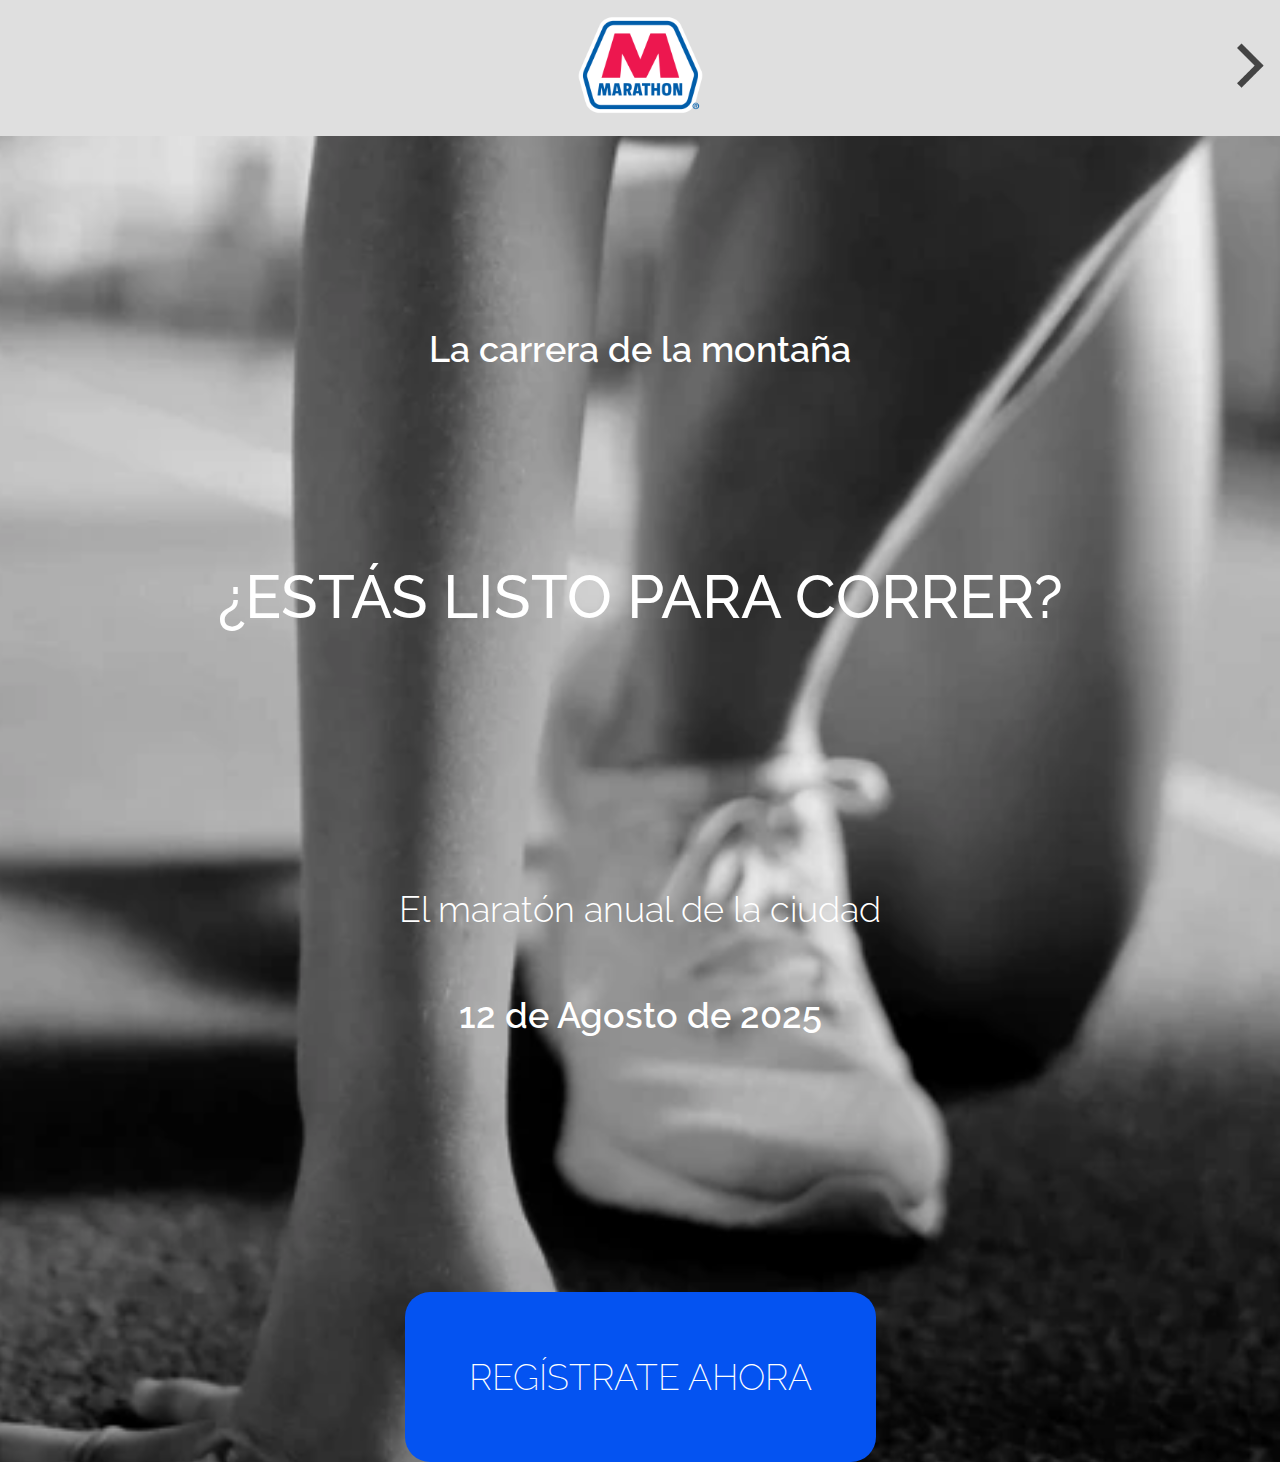
<file: index.html>
<!DOCTYPE html>
<html lang="en">

<head>
    <meta charset="UTF-8">
    <meta name="viewport" content="width=device-width, initial-scale=1.0">
    <title>Trabajo RWD</title>
    <link rel="preconnect" href="https://fonts.googleapis.com">
    <link rel="preconnect" href="https://fonts.gstatic.com" crossorigin>
    <link href="https://fonts.googleapis.com/css2?family=Raleway:ital,wght@0,100..900;1,100..900&display=swap"
        rel="stylesheet">
    <link rel="stylesheet" href="style.css" type="text/css">
</head>

<body>
    <header>
        <a class="anterior_pagina" href=""><img src="fotos/anterior_pagina.png" alt="Anterior"></a>
        <div class="logo_central">
            <img src="fotos/logo.png" alt="Logo Central">
        </div>
        <a class="siguiente_pagina" href="cordones.html"><img src="fotos/siguiente_pagina.png" alt="Siguiente"></a>
    </header>
    <main>
    <p class="carrera_montaña">
        La carrera de la montaña
    </p>

    <h1>
        ¿ESTÁS LISTO PARA CORRER?
    </h1>
    <p class="maraton">
        El maratón anual de la ciudad
    </p>
    <p class="fecha">
        12 de Agosto de 2025
    </p>
    <div class=registrate2>
        <a class="registrate">REGÍSTRATE AHORA</a>
    </div>
    </main>
</body>

</html>
</file>
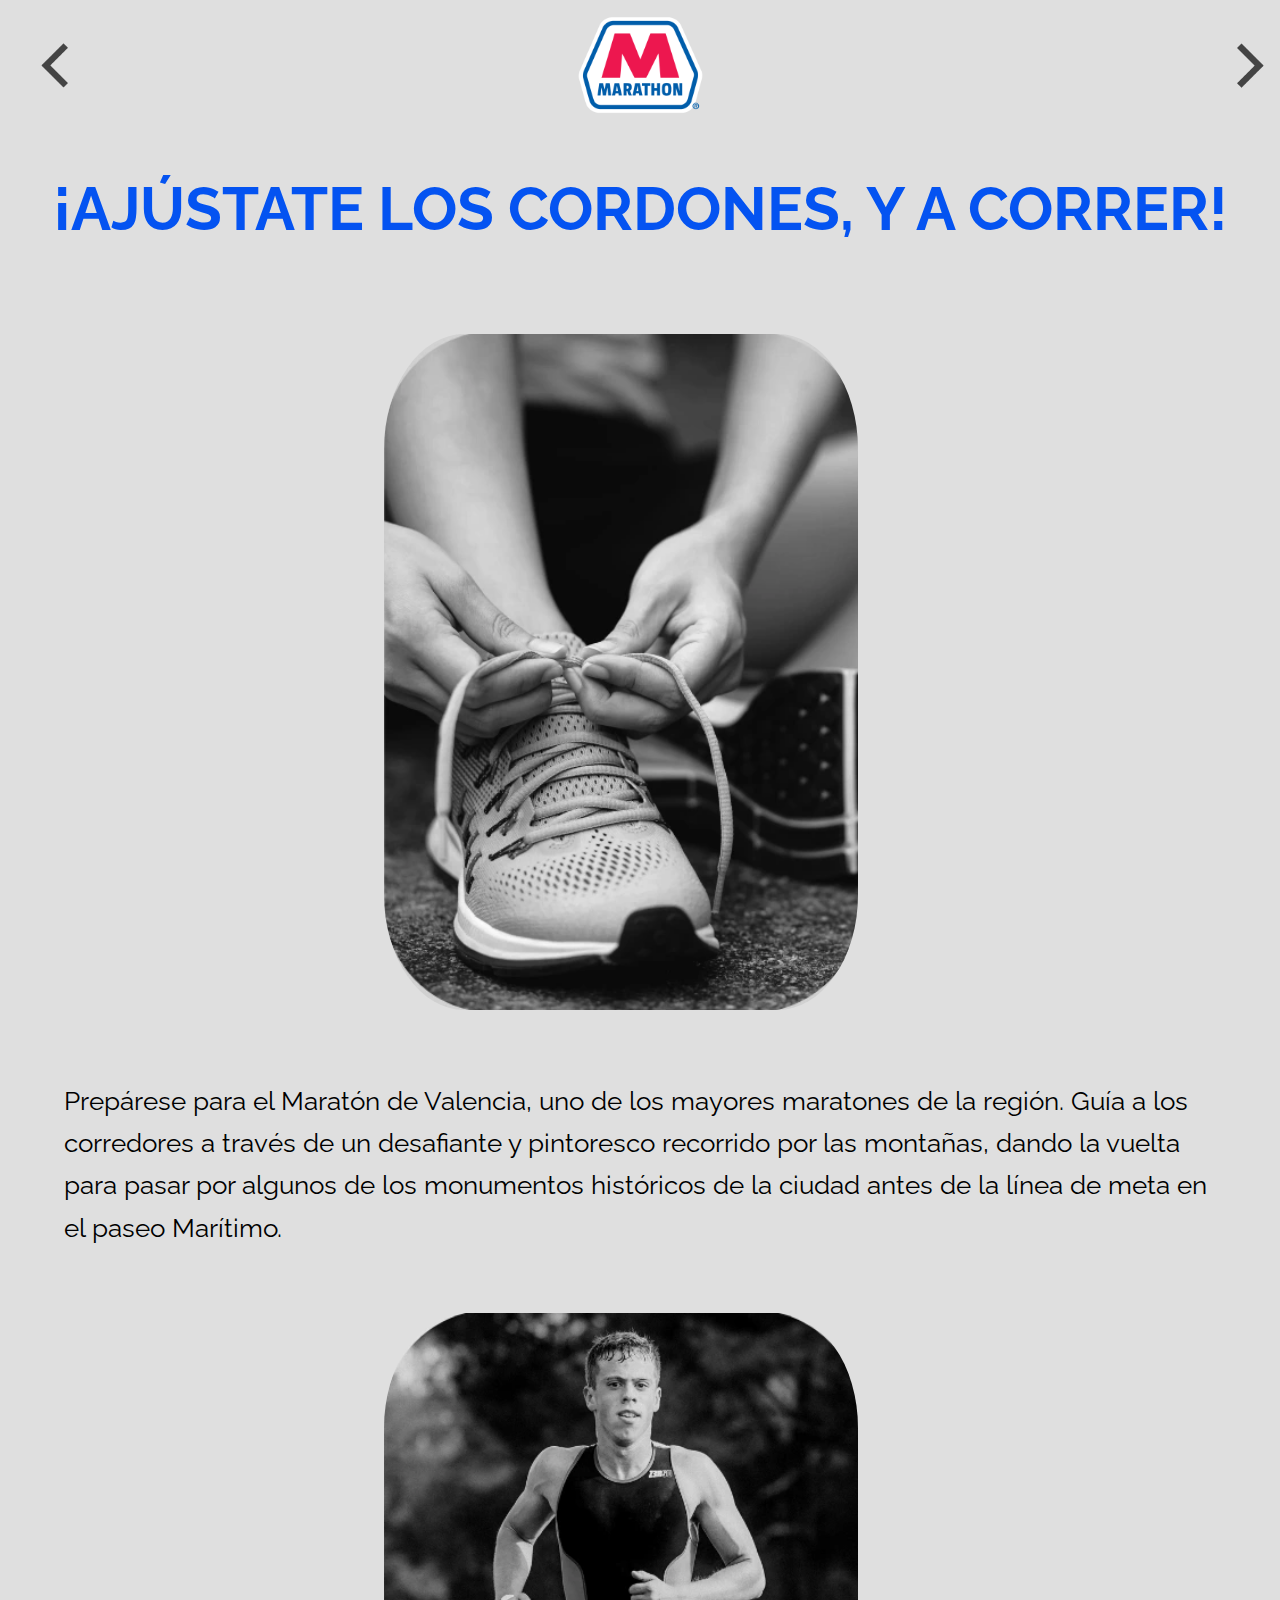
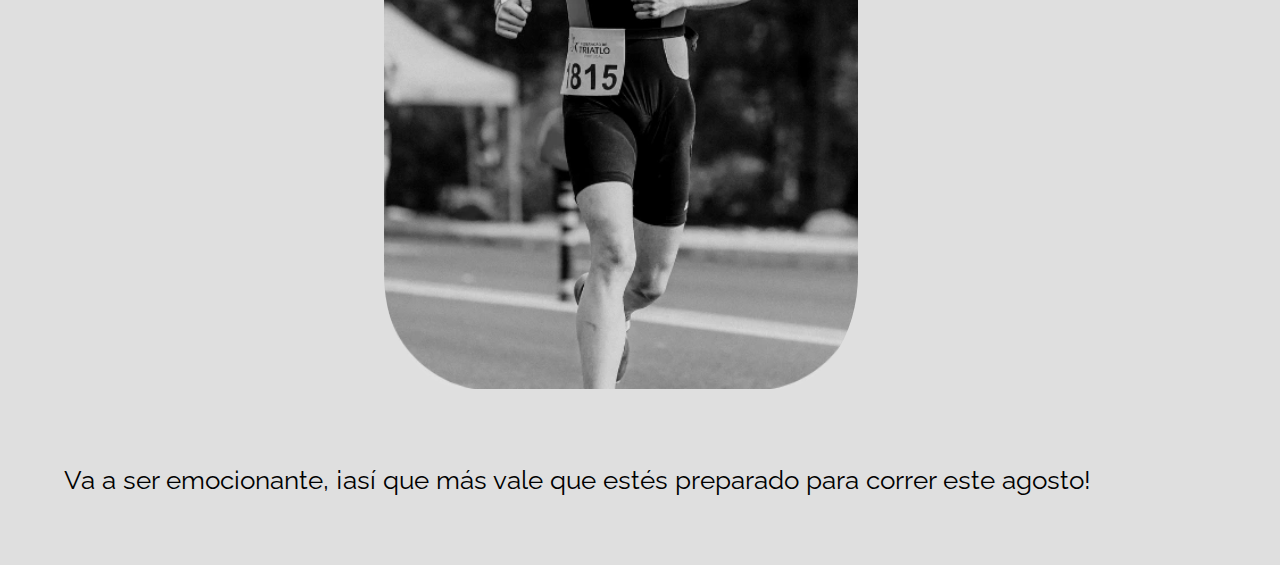
<file: cordones.html>
<!DOCTYPE html>
<html lang="en">

<head>
    <meta charset="UTF-8">
    <meta name="viewport" content="width=device-width, initial-scale=1.0">
    <title>Trabajo RWD</title>
    <link rel="preconnect" href="https://fonts.googleapis.com">
    <link rel="preconnect" href="https://fonts.gstatic.com" crossorigin>
    <link href="https://fonts.googleapis.com/css2?family=Raleway:ital,wght@0,100..900;1,100..900&display=swap"
        rel="stylesheet">
    <link href="cordones.css" rel="stylesheet" type="text/css">
</head>

<body>
    <header>
        <a class="anterior_pagina" href="index.html"><img src="fotos/anterior_pagina.png" alt="Anterior"></a>
        <div class="logo_central">
            <img src="fotos/logo.png" alt="Logo Central">
        </div>
        <a class="siguiente_pagina" href="pagina_3.html"><img src="fotos/siguiente_pagina.png" alt="Siguiente"></a>
    </header>
    <main>
        <h1>
            ¡AJÚSTATE LOS CORDONES, Y A CORRER!
        </h1>


        <img src="fotos/foto2.webp">


        <p>
            Prepárese para el Maratón de
            Valencia, uno de los mayores
            maratones de la región. Guía a los
            corredores a través de un desafiante
            y pintoresco recorrido por las
            montañas, dando la vuelta para pasar
            por algunos de los monumentos
            históricos de la ciudad antes de la
            línea de meta en el paseo Marítimo.
        </p>
            <img src="fotos/foto3.webp">


            <p>
                Va a ser emocionante, ¡así que más
                vale que estés preparado para correr
                este agosto!
            </p>
    </main>
    <footer>
        
    </footer>
</body>

</html>
</file>
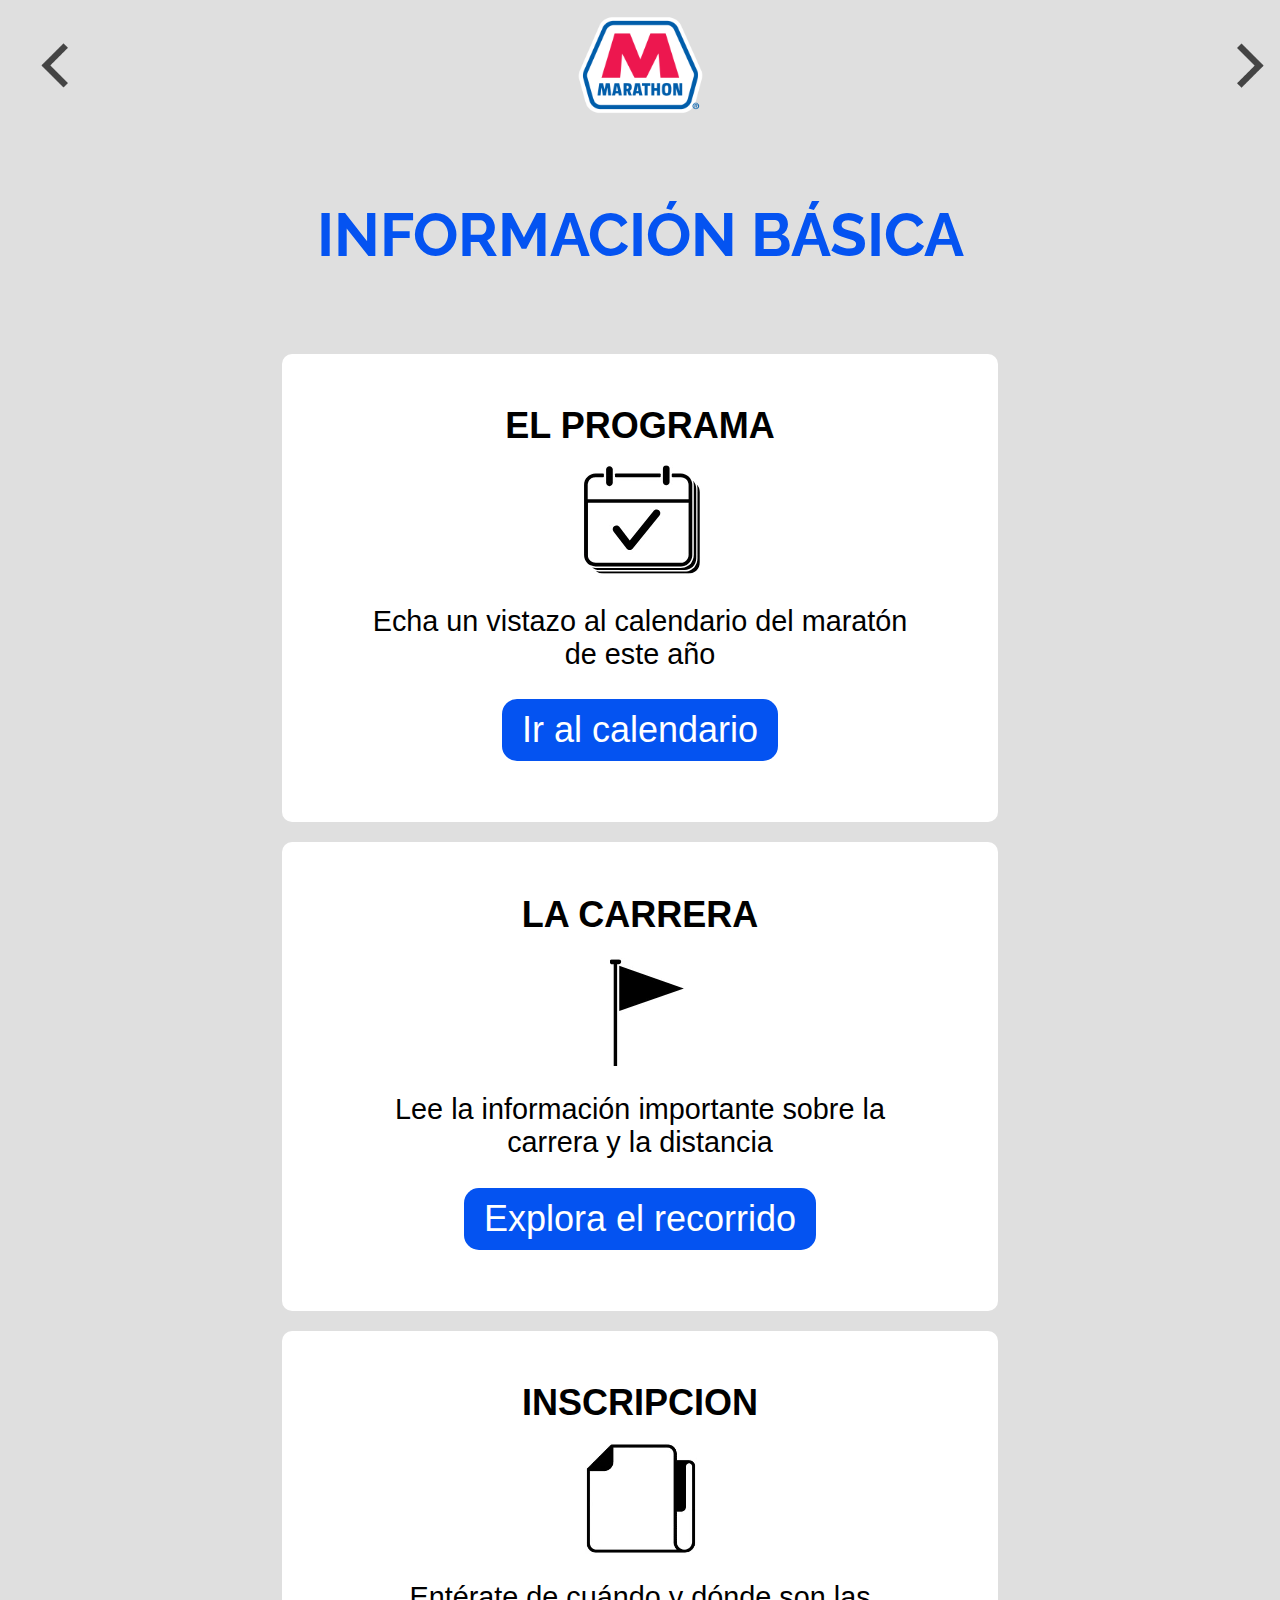
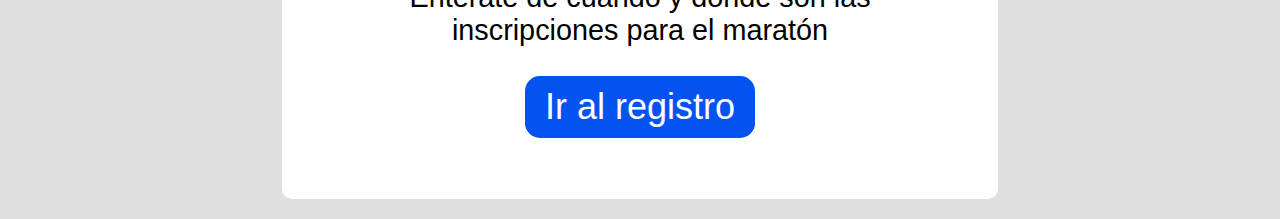
<file: pagina_3.html>
<!DOCTYPE html>
<html lang="en">

<head>
    <meta charset="UTF-8">
    <meta name="viewport" content="width=device-width, initial-scale=1.0">
    <title>Trabajo RWD</title>
    <link rel="preconnect" href="https://fonts.googleapis.com">
    <link rel="preconnect" href="https://fonts.gstatic.com" crossorigin>
    <link href="https://fonts.googleapis.com/css2?family=Raleway:ital,wght@0,100..900;1,100..900&display=swap"
        rel="stylesheet">
    <link href="pagina_3.css" rel="stylesheet" type="text/css">
</head>

<body>
    <header>
        <a class="anterior_pagina" href="cordones.html"><img src="fotos/anterior_pagina.png" alt="Anterior"></a>
        <div class="logo_central">
            <img src="fotos/logo.png" alt="Logo Central">
        </div>
        <a class="siguiente_pagina" href="pagina_4.html"><img src="fotos/siguiente_pagina.png" alt="Siguiente"></a>
    </header>
    <main>
        <h1>
            INFORMACIÓN BÁSICA
        </h1>
        <div class="grid-container">
            <div class="cuadrado">
                <h3>EL PROGRAMA</h3>
                <img src="fotos/foto4.webp" alt="Calendario">
                <p>Echa un vistazo al calendario
                    del maratón de este año</p>
                <a href="#" class="relleno">Ir al calendario</a>
            </div>

            <div class="cuadrado">
                <h3>LA CARRERA</h3>
                <img src="fotos/foto5.webp" alt="Bandera">
                <p>Lee la información importante
                    sobre la carrera y la distancia</p>
                <a href="#" class="relleno">Explora el recorrido</a>
            </div>

            <div class="cuadrado">
                <h3>INSCRIPCION</h3>
                <img src="fotos/foto6.webp" alt="Archivos">
                <p>Entérate de cuándo y dónde son
                    las inscripciones para el maratón</p>
                <a href="#" class="relleno">Ir al registro</a>
            </div>
        </div>

    </main>
</body>

</html>
</file>
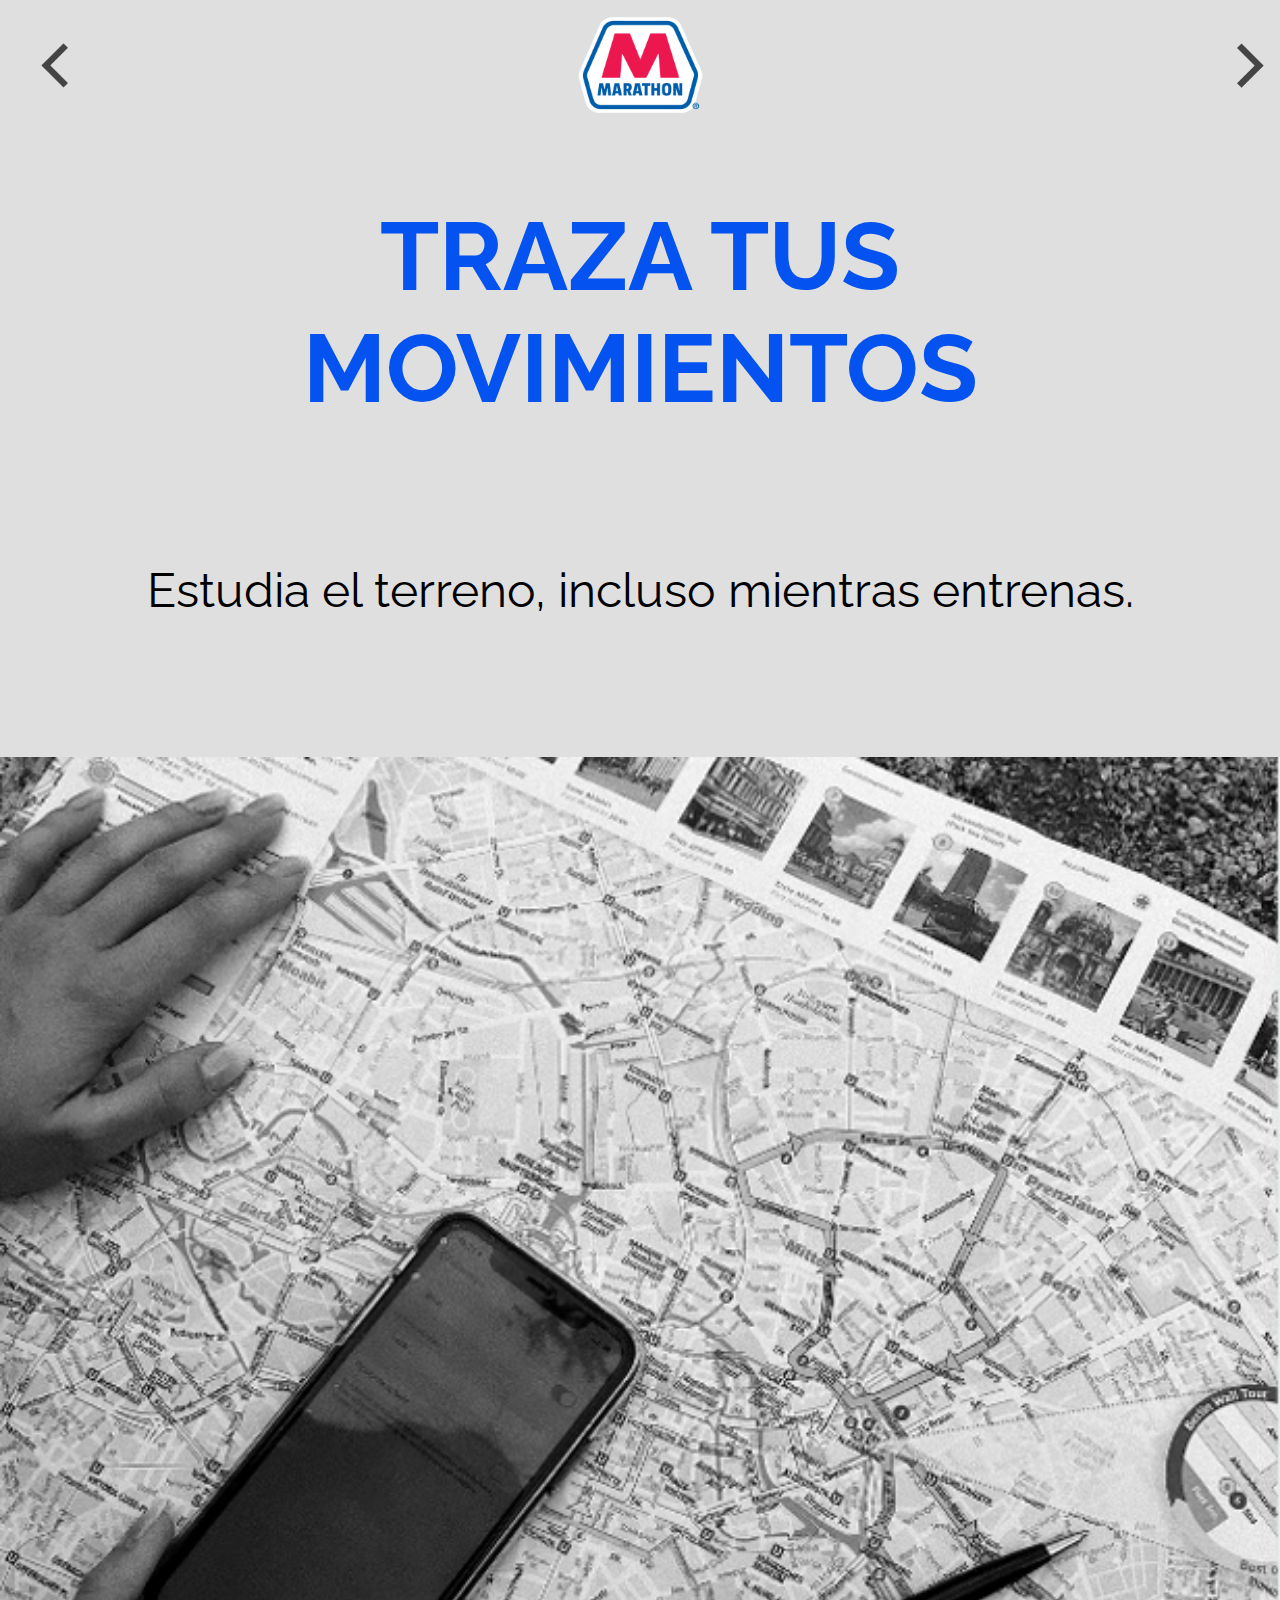
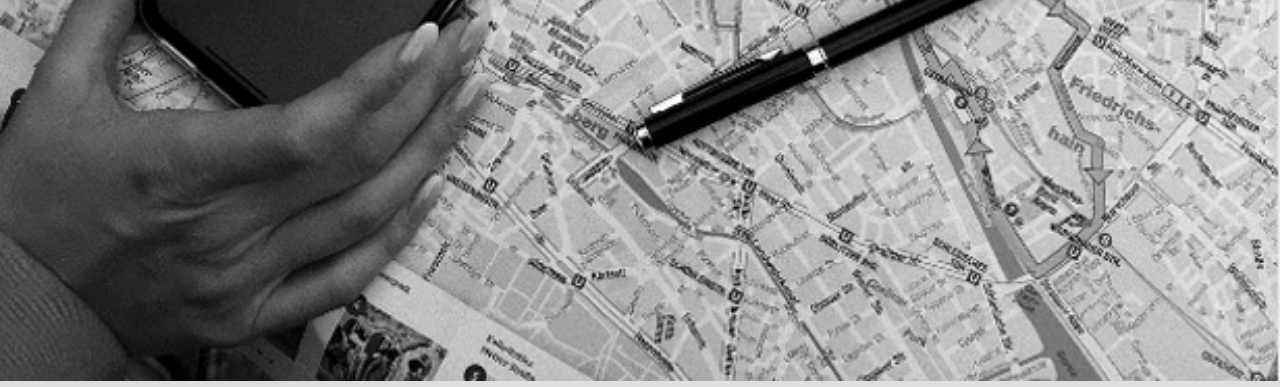
<file: pagina_4.html>
<!DOCTYPE html>
<html lang="en">

<head>
    <meta charset="UTF-8">
    <meta name="viewport" content="width=device-width, initial-scale=1.0">
    <title>Trabajo RWD</title>
    <link rel="preconnect" href="https://fonts.googleapis.com">
    <link rel="preconnect" href="https://fonts.gstatic.com" crossorigin>
    <link href="https://fonts.googleapis.com/css2?family=Raleway:ital,wght@0,100..900;1,100..900&display=swap"
        rel="stylesheet">
    <link href="pagina_4.css" rel="stylesheet" type="text/css">
</head>

<body>
    <header>
        <a class="anterior_pagina" href="pagina_3.html"><img src="fotos/anterior_pagina.png" alt="Anterior"></a>
        <div class="logo_central">
            <img src="fotos/logo.png" alt="Logo Central">
        </div>
        <a class="siguiente_pagina" href="pagina_5.html"><img src="fotos/siguiente_pagina.png" alt="Siguiente"></a>
    </header>
    <main>
        <h1>
            TRAZA TUS MOVIMIENTOS
        </h1>

        <p>
            Estudia el terreno, incluso mientras entrenas.
        </p>
        <img src="fotos/foto7.webp" >
    </main>
</body>

</html>
</file>
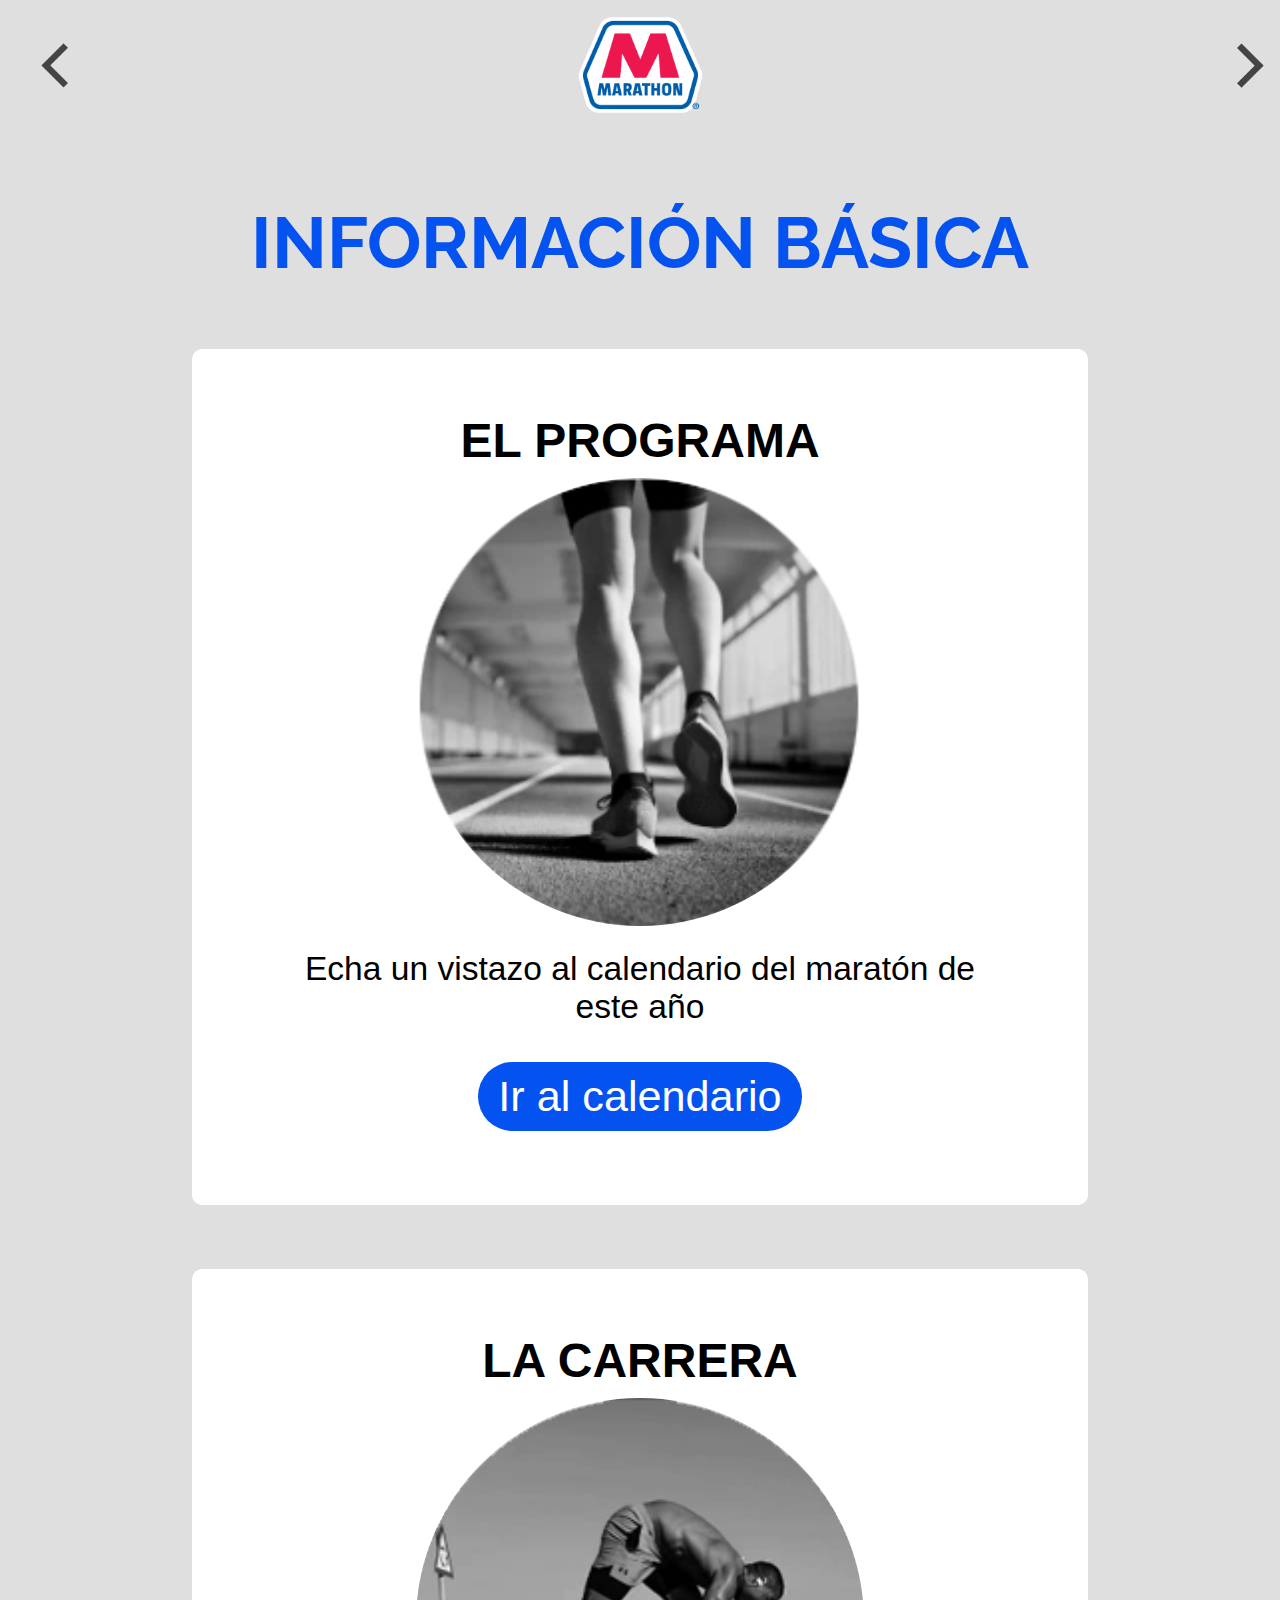
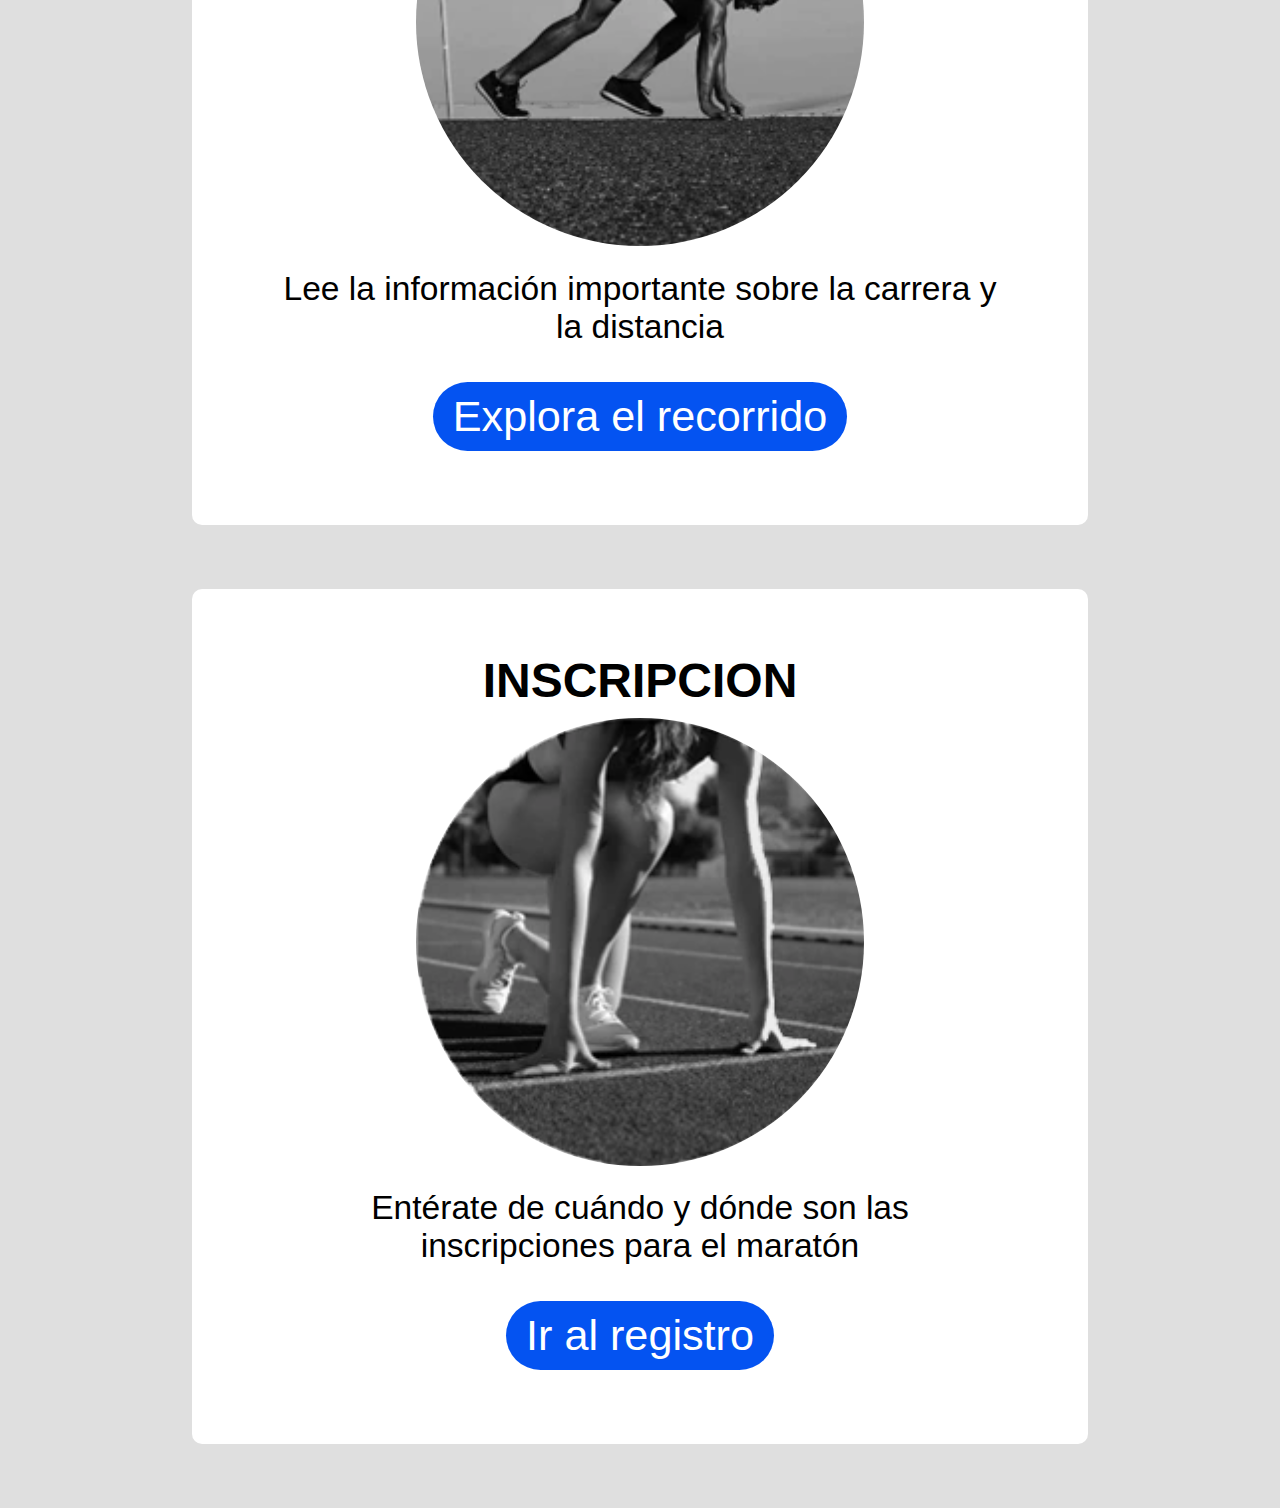
<file: pagina_5.html>
<!DOCTYPE html>
<html lang="en">

<head>
    <meta charset="UTF-8">
    <meta name="viewport" content="width=device-width, initial-scale=1.0">
    <title>Trabajo RWD</title>
    <link rel="preconnect" href="https://fonts.googleapis.com">
    <link rel="preconnect" href="https://fonts.gstatic.com" crossorigin>
    <link href="https://fonts.googleapis.com/css2?family=Raleway:ital,wght@0,100..900;1,100..900&display=swap"
        rel="stylesheet">
    <link href="pagina_5.css" rel="stylesheet" type="text/css">
</head>

<body>
    <header>
        <a class="anterior_pagina" href="pagina_4.html"><img src="fotos/anterior_pagina.png" alt="Anterior"></a>
        <div class="logo_central">
            <img src="fotos/logo.png" alt="Logo Central">
        </div>
        <a class="siguiente_pagina" href="pagina_6.html"><img src="fotos/siguiente_pagina.png" alt="Siguiente"></a>
    </header>
    <main>
        <h1>
            INFORMACIÓN BÁSICA
        </h1>
        <div class="cuadrado">
            <h3>EL PROGRAMA</h3>
            <img src="fotos/foto8.webp" alt="Calendario">
            <p>Echa un vistazo al calendario
                del maratón de este año</p>
            <a href="#" class="relleno">Ir al calendario</a>
        </div>

        <div class="cuadrado">
            <h3>LA CARRERA</h3>
            <img src="fotos/foto9.webp" alt="Bandera">
            <p>Lee la información importante
                sobre la carrera y la distancia</p>
            <a href="#" class="relleno">Explora el recorrido</a>
        </div>

        <div class="cuadrado">
            <h3>INSCRIPCION</h3>
            <img src="fotos/foto10.webp" alt="Archivos">
            <p>Entérate de cuándo y dónde son
                las inscripciones para el maratón</p>
            <a href="#" class="relleno">Ir al registro</a>
        </div>

    </main>

</body>

</html>
</file>
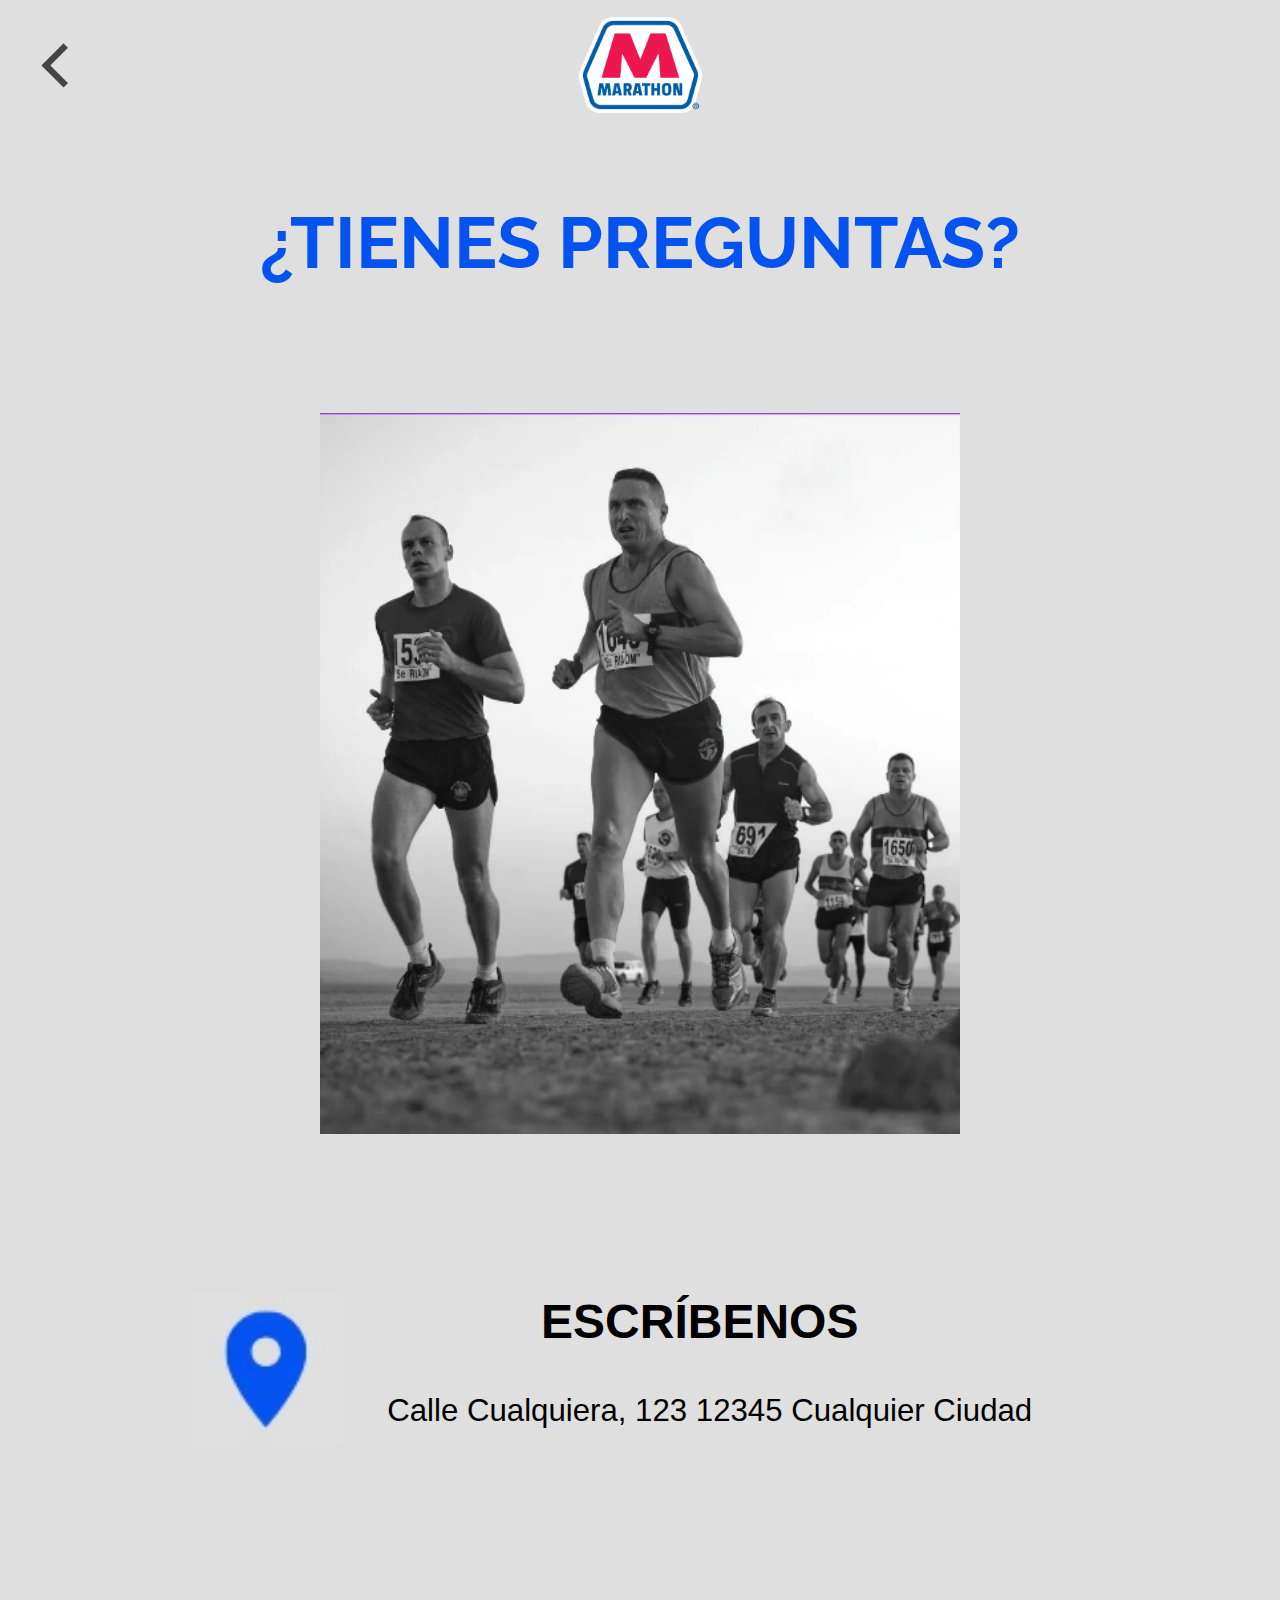
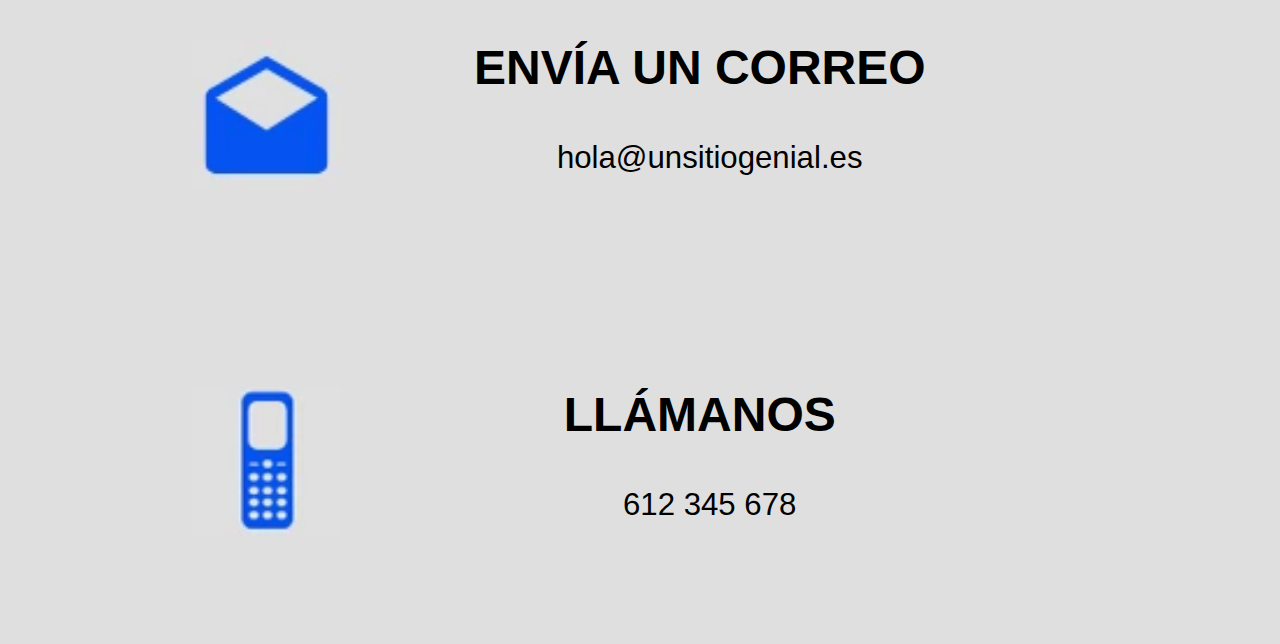
<file: pagina_6.html>
<!DOCTYPE html>
<html lang="en">

<head>
    <meta charset="UTF-8">
    <meta name="viewport" content="width=device-width, initial-scale=1.0">
    <title>Trabajo RWD</title>
    <link rel="preconnect" href="https://fonts.googleapis.com">
    <link rel="preconnect" href="https://fonts.gstatic.com" crossorigin>
    <link href="https://fonts.googleapis.com/css2?family=Raleway:ital,wght@0,100..900;1,100..900&display=swap"
        rel="stylesheet">
    <link href="pagina_6.css" rel="stylesheet" type="text/css">
</head>

<body>
    <header>
        <a class="anterior_pagina" href="pagina_5.html"><img src="fotos/anterior_pagina.png" alt="Anterior"></a>
        <div class="logo_central">
            <img src="fotos/logo.png" alt="Logo Central">
        </div>
        <a class="siguiente_pagina" href=""><img src="fotos/siguiente_pagina.png" alt="Siguiente"></a>
    </header>
    <main>
        <h1>
            ¿TIENES
PREGUNTAS?
        </h1>
        <img class="imagen" src="fotos/foto1.webp" alt="Calendario">

        <div class="cuadrado">
            <img src="fotos/foto11.webp" alt="Calendario">
            <h3>ESCRÍBENOS</h3>
            <p>Calle Cualquiera, 123
                12345 Cualquier Ciudad</p>
        </div>

        <div class="cuadrado">
            <img src="fotos/foto12.webp" alt="Bandera">
            <h3>ENVÍA UN CORREO</h3>
            <p>hola@unsitiogenial.es</p>
        </div>

        <div class="cuadrado">
            <img src="fotos/foto13.webp" alt="Archivos">
            <h3>LLÁMANOS</h3>
            <p>612 345 678</p>
        </div>

    </main>
</body>

</html>
</file>
<file: style.css>
* {
    margin: 0%;
    padding: 0%;
    box-sizing: border-box;
}

html {
    background: url(fotos/Home.webp) center top no-repeat;
    background-size: 300%;
    font-family: "Raleway", sans-serif;
    background-color: #dfdfdf;
    color: white;
    font-size: 24px;
}

header {
    display: flex;
    justify-content: space-between;
    align-items: center;
    padding: 10px;
    background-color: #dfdfdf;
}

.carrera_montaña {
    font-size:1.5rem;
    text-align: center;
    margin: 15% 0% 10% 0%;
    font-weight: 550;
}

.registrate2 {
    text-align: center;
}

h1 {
    font-size: 2.5rem;
    font-weight: 500;
    font-style: normal;
    margin: 15% 0% 20% 0%;
    text-align: center;
}

.maraton {
    font-size: 1.5rem;
    font-weight: 300;
    font-style: normal;
    text-align: center;
    margin: 5% 0% 5% 0%;
}

.fecha {
    font-size: 1.5rem;
    font-style: normal;
    margin: 5% 0% 25% 0%;
    text-align: center;
    font-weight: 550;
}

.registrate {
    background-color: #0453f1;
    border-radius: 25px;
    padding: 5%;
    text-align: center;
    font-size: 1.5rem;
    font-weight: 200;
}

.siguiente_pagina{
    width: 50px;
    height: auto;
}

.anterior_pagina{
    width: 50px;
    height: auto;
    visibility: hidden;
}

.anterior_pagina img, .siguiente_pagina img {
    width: 75px;
    height: auto;
}

.logo_central img {
    width: 175px;
    height: auto;
}


@media (max-width: 500px){ 
    html {
        background: url(fotos/Home.webp) center top no-repeat;
        background-size: 400%;
        font-family: "Raleway", sans-serif;
        background-color: #dfdfdf;
        color: white;
        font-size: 15px;
    }

    header {
        display: flex;
        justify-content: space-between;
        align-items: center;
        padding: 10px;
        background-color: #dfdfdf;
    }

    .carrera_montaña {
        font-size: 1.2rem;
        text-align: center;
        margin: 20% 0% 12% 0%;
        font-weight: 550;
    }
    
    .registrate2 {
        text-align: center;
    }
    
    h1 {
        font-size: 2.5rem;
        font-weight: 500;
        font-style: normal;
        margin: 30% 0% 10% 0%;
        text-align: center;
    }
    
    .maraton {
        font-size: 1.5rem;
        font-weight: 300;
        font-style: normal;
        text-align: center;
        margin: 5% 0% 5% 0%;
    }
    
    .fecha {
        font-size: 1.5rem;
        font-style: normal;
        margin: 5% 0% 25% 0%;
        text-align: center;
        font-weight: 550;
    }
    
    .registrate {
        background-color: #0453f1;
        border-radius: 25px;
        padding: 5%;
        text-align: center;
        font-size: 1.5rem;
        font-weight: 200;
    }
    
    .siguiente_pagina{
        width: 50px;
        height: auto;
    }
    
    .anterior_pagina{
        width: 50px;
        height: auto;
        visibility: hidden;
    }
    
    .anterior_pagina img, .siguiente_pagina img {
        width: 50px;
        height: auto;
    }
    
    .logo_central img {
        width: 125px;
        height: auto;
    }
}
</file>
<file: cordones.css>
* {
    margin: 0%;
    padding: 0%;
    box-sizing: border-box;
}

html {
    font-family: "Raleway", sans-serif;
    background-color: #dfdfdf;
    font-size: 24px;
}

header {
    display: flex;
    justify-content: space-between;
    align-items: center;
    padding: 10px;
    background-color: #dfdfdf;
}

h1 {
    margin: 3% 0% 7% 0%;
    grid-area: titulo;
    text-align: center;
    color: #0453f1;
    font-family: "Raleway", sans-serif;
    font-optical-sizing: auto;
    font-weight: weight;
    font-style: normal;
    font-size: 2.5rem;
}

main img {
    width: 37%;
    margin: 0% 0% 0% 30%;
    border-radius: 17%;
}

p {
    grid-area: info2;
    text-align: left;
    font-size: 1.1rem;
    line-height: 1.6;
    width: 90%;
    margin: 5%;
}

.siguiente_pagina{
    width: 50px;
    height: auto;
}

.anterior_pagina{
    width: 50px;
    height: auto;
}

.anterior_pagina img, .siguiente_pagina img {
    width: 75px;
    height: auto;
}

.logo_central img {
    width: 175px;
    height: auto;
}

@media (max-width: 500px){
    html {
        font-family: "Raleway", sans-serif;
        background-color: #dfdfdf;
        font-size: 15px;
    }
    
    header {
        display: flex;
        justify-content: space-between;
        align-items: center;
        padding: 10px;
        background-color: #dfdfdf;
    }
    
    h1 {
        margin: 3% 0% 7% 0%;
        grid-area: titulo;
        text-align: center;
        color: #0453f1;
        font-family: "Raleway", sans-serif;
        font-optical-sizing: auto;
        font-weight: weight;
        font-style: normal;
        font-size: 2.5rem;
    }
    
    main img {
        width: 50%;
        margin: 0% 0% 0% 25%;
        border-radius: 17%;
    }
    
    p {
        grid-area: info2;
        text-align: left;
        font-size: 1.2rem;
        line-height: 1.6;
        width: 90%;
        margin: 5%;
    }
    
    .siguiente_pagina{
        width: 50px;
        height: auto;
    }
    
    .anterior_pagina{
        width: 50px;
        height: auto;
     
    }
    
    .anterior_pagina img, .siguiente_pagina img {
        width: 50px;
        height: auto;
    }
    
    .logo_central img {
        width: 125px;
        height: auto;
    }
}
</file>
<file: pagina_3.css>
* {
    margin: 0%;
    padding: 0%;
    box-sizing: border-box;
}

html{
    font-family: Arial, sans-serif;
    background-color: #dfdfdf;
    font-size: 24px;
}

header {
    display: flex;
    justify-content: space-between;
    align-items: center;
    padding: 10px;
    background-color: #dfdfdf;
}

body h1 {
    margin: 5%;
    color:#0453f1;
    text-align: center;
    font-family: "Raleway", sans-serif;
    font-optical-sizing: auto;
    font-weight: weight;
    font-style: normal;
    font-size: 2.5rem;
}

.grid-container {
    display: grid;
    grid-template-columns: 1fr;
    gap: 20px;
    width: 80%;
    margin: 0 auto; 
    padding: 20px 0;
}

.cuadrado{
    margin: 0% 15% 0% 15%;
    background-color: white;
    padding: 5% 0% 5% 0%;
    border-radius: 10px;
    text-align: center;
}

body h3 {
    font-size: 1.5rem;
    margin-bottom: 10px;
    color: black;
}

p {
    font-size: 1.2rem;
    color: black;
}

.relleno {
    display: inline-block;
    background-color: #0453f1;
    color: white;
    padding: 10px 20px;
    margin-bottom: 10px;
    text-decoration: none;
    border-radius: 15px;
    font-weight: 500px;
    font-size: 1.5rem;
}

.relleno{
    background-size: contain;
    background-repeat:no-repeat;
    background-position:center ;
}   

.siguiente_pagina{
    width: 50px;
    height: auto;
}

.anterior_pagina{
    width: 50px;
    height: auto;
}

.anterior_pagina img, .siguiente_pagina img {
    width: 75px;
    height: auto;
}

.logo_central img {
    width: 175px;
    height: auto;
}

main p {
    margin: 2% 10% 4% 10%
}

@media (max-width: 500px){
    html{
        font-family: Arial, sans-serif;
        background-color: #dfdfdf;
        font-size: 15px;
    }
    
    header {
        display: flex;
        justify-content: space-between;
        align-items: center;
        padding: 10px;
        background-color: #dfdfdf;
    }

    body h1 {
        margin: 5%;
        color:#0453f1;
        text-align: center;
        font-family: "Raleway", sans-serif;
        font-optical-sizing: auto;
        font-weight: weight;
        font-style: normal;
    }
    
    .grid-container {
        display: grid;
        grid-template-columns: 1fr;
        gap: 20px;
        width: 80%;
        margin: 0 auto; 
        padding: 20px 0;
    }
    
    .cuadrado{
        margin: 0% 15% 0% 15%;
        background-color: white;
        padding: 5% 0% 5% 0%;
        border-radius: 10px;
        text-align: center;
    }
    
    body h3 {
        font-size: 1.5rem;
        margin-bottom: 10px;
        color: black;
    }

    p {
        font-size: 1.2rem;
        color: black;
    }

    .relleno {
        display: inline-block;
        background-color: #0453f1;
        color: white;
        padding: 10px 20px;
        margin-bottom: 10px;
        text-decoration: none;
        border-radius: 15px;
        font-weight: 500px;
        font-size: 1.1rem;
    }
    
    .relleno{
        background-size: contain;
        background-repeat:no-repeat;
        background-position:center ;
    }   
    
    .siguiente_pagina{
        width: 50px;
        height: auto;
    }
    
    .anterior_pagina{
        width: 50px;
        height: auto;
     
    }
    
    .anterior_pagina img, .siguiente_pagina img {
        width: 50px;
        height: auto;
    }
    
    .logo_central img {
        width: 125px;
        height: auto;
    }
   
    main p {
        margin: 2% 10% 4% 10%
    }
}
</file>
<file: pagina_4.css>
* {
    margin: 0%;
    padding: 0%;
    box-sizing: border-box;
}

html {
    font-family: "Raleway", sans-serif;
    background-color: #dfdfdf;
    font-size: 24px;
}

header {
    display: flex;
    justify-content: space-between;
    align-items: center;
    padding: 10px;
    background-color: #dfdfdf;
}

h1 {
    margin: 5% 3% 7% 3%;
    grid-area: titulo;
    text-align: center;
    color: #0453f1;
    font-family: "Raleway", sans-serif;
    font-optical-sizing: auto;
    font-weight: weight;
    font-style: normal;
    font-size: 4rem;
}

main img {
    width: 100%;
}

p {
    text-align: center;
    font-size: 2rem;
    line-height: 1.6;
    width: 90%;
    margin: 10% 5% 10% 5%;
}

.siguiente_pagina{
    width: 50px;
    height: auto;
}

.anterior_pagina{
    width: 50px;
    height: auto;
}

.anterior_pagina img, .siguiente_pagina img {
    width: 75px;
    height: auto;
}

.logo_central img {
    width: 175px;
    height: auto;
}

@media (max-width: 500px){
    html {
        font-family: "Raleway", sans-serif;
        background-color: #dfdfdf;
        font-size: 15px;
    }
    
    header {
        display: flex;
        justify-content: space-between;
        align-items: center;
        padding: 10px;
        background-color: #dfdfdf;
    }
    
    h1 {
        margin: 5% 3% 7% 3%;
        grid-area: titulo;
        text-align: center;
        color: #0453f1;
        font-family: "Raleway", sans-serif;
        font-optical-sizing: auto;
        font-weight: weight;
        font-style: normal;
        font-size: 3rem;
    }
    
    main img {
        width: 100%;
    }
    
    p {
        text-align: center;
        font-size: 2rem;
        line-height: 1.6;
        width: 90%;
        margin: 10% 5% 10% 5%;
    }
    
    .siguiente_pagina{
        width: 50px;
        height: auto;
    }
    
    .anterior_pagina{
        width: 50px;
        height: auto;
     
    }
    
    .anterior_pagina img, .siguiente_pagina img {
        width: 50px;
        height: auto;
    }
    
    .logo_central img {
        width: 125px;
        height: auto;
    }
}
</file>
<file: pagina_5.css>
* {
    margin: 0%;
    padding: 0%;
    box-sizing: border-box;
}

html{
    font-family: Arial, sans-serif;
    background-color:#dfdfdf;
    font-size: 24px;
}

header {
    display: flex;
    justify-content: space-between;
    align-items: center;
    padding: 10px;
    background-color: #dfdfdf;
}

body h1 {
   margin: 5%;
   color:#0453f1;
   text-align: center;
   font-family: "Raleway", sans-serif;
   font-optical-sizing: auto;
   font-weight: weight;
   font-style: normal;
   font-size: 3rem;
}

.cuadrado{
    margin: 5% 15% 5% 15%;
    background-color: white;
    padding: 5% 0% 5% 0%;
    border-radius: 10px;
    text-align: center;
}

body h3 {
    font-size: 2rem;
    margin-bottom: 10px;
    color: black;
}

p {
    font-size: 1.4rem;
    color: black;
}

.relleno {
    display: inline-block;
    background-color: #0453f1;
    color: white;
    padding: 10px 20px;
    margin-bottom: 10px;
    text-decoration: none;
    border-radius: 50px;
    font-weight: 500px;
    font-size: 1.8rem;
}

.relleno{
    background-size: contain;
    background-repeat:no-repeat;
    background-position:center ;
}   

.siguiente_pagina{
    width: 50px;
    height: auto;
}

.anterior_pagina{
    width: 50px;
    height: auto;
}

.anterior_pagina img, .siguiente_pagina img {
    width: 75px;
    height: auto;
}

.logo_central img {
    width: 175px;
    height: auto;
}
main img{
    border-radius: 100%;
    width: 50%;
}

main p {
    margin: 2% 10% 4% 10%
}

@media (max-width: 500px){
    html{
        font-family: Arial, sans-serif;
        background-color:#dfdfdf;
        font-size: 15px;
    }
    
    header {
        display: flex;
        justify-content: space-between;
        align-items: center;
        padding: 10px;
        background-color: #dfdfdf;
    }

    body h1 {
       margin: 5%;
       color:#0453f1;
       text-align: center;
       font-family: "Raleway", sans-serif;
       font-optical-sizing: auto;
       font-weight: weight;
       font-style: normal;
       font-size: 3rem;
    }
    
    .cuadrado{
        margin: 5% 15% 5% 15%;
        background-color: white;
        padding: 5% 0% 5% 0%;
        border-radius: 10px;
        text-align: center;
    }
    
    body h3 {
        font-size: 1.8rem;
        margin-bottom: 10px;
        color: black;
    }
    
    p {
        font-size: 1.4rem;
        color: black;
    }

    .relleno {
        display: inline-block;
        background-color: #0453f1;
        color: white;
        padding: 10px 20px;
        margin-bottom: 10px;
        text-decoration: none;
        border-radius: 50px;
        font-weight: 500px;
        font-size: 1.5rem;
    }
    
    .relleno{
        background-size: contain;
        background-repeat:no-repeat;
        background-position:center ;
    }   
    
    .siguiente_pagina{
        width: 50px;
        height: auto;
    }
    
    .anterior_pagina{
        width: 50px;
        height: auto;
     
    }
    
    .anterior_pagina img, .siguiente_pagina img {
        width: 50px;
        height: auto;
    }
    
    .logo_central img {
        width: 125px;
        height: auto;
    }

    main img{
        border-radius: 100%;
        width: 50%;
    }
    
    main p {
        margin: 2% 10% 4% 10%
    }
}
</file>
<file: pagina_6.css>
* {
    margin: 0%;
    padding: 0%;
    box-sizing: border-box;
}

html{
    font-family: Arial, sans-serif;
    background-color: #dfdfdf;
    font-size: 24px;
}

header {
    display: flex;
    justify-content: space-between;
    align-items: center;
    padding: 10px;
    background-color: #dfdfdf;
}

body h1 {
    margin: 5%;
    color:#0453f1;
    text-align: center;
    font-family: "Raleway", sans-serif;
    font-optical-sizing: auto;
    font-weight: weight;
    font-style: normal;
    font-size: 3rem;
}

.grid-container {
    display: grid;
    grid-template-columns: 1fr;
    gap: 20px;
    width: 80%;
    margin: 0 auto; 
    padding: 20px 0;
}

.cuadrado{
    padding: 7% 15% 7% 15%;
    display: grid;
    grid-template-columns: 0.5fr 4fr;
    grid-template-rows: 1fr 1fr;
    grid-template-areas: 
        "imagen titulo"
        "imagen info";
    text-align: center;
}

body h3 {
    font-size: 2rem;
    margin: 0px 0px 10px 20px;
    color: black;
}

.relleno {
    display: inline-block;
    background-color: #0453f1;
    color: white;
    padding: 10px 20px;
    margin-bottom: 10px;
    text-decoration: none;
    border-radius: 5px;
    font-weight: 500px;
} 

.siguiente_pagina{
    width: 50px;
    height: auto;
    visibility: hidden;
}

.anterior_pagina{
    width: 50px;
    height: auto;
}

.anterior_pagina img, .siguiente_pagina img {
    width: 75px;
    height: auto;
}

.logo_central img {
    width: 175px;
    height: auto;
}

main p {
    grid-area: info;
    font-size: 1.3rem;
    margin: 2% 5% 4% 10%
}

main img{
    grid-area: imagen;
    width: 150%;
}

main h3{
    grid-area: titulo;
}

.imagen{
    width: 50%;
    margin: 5% 5% 5% 25%;
}

@media (max-width: 500px){
    html{
        font-family: Arial, sans-serif;
        background-color: #dfdfdf;
        font-size: 15px;
    }
    
    header {
        display: flex;
        justify-content: space-between;
        align-items: center;
        padding: 10px;
        background-color: #dfdfdf;
    }

    body h1 {
        margin: 5%;
        color:#0453f1;
        text-align: center;
        font-family: "Raleway", sans-serif;
        font-optical-sizing: auto;
        font-weight: weight;
        font-style: normal;
        font-size: 3rem;
    }
    
    .grid-container {
        display: grid;
        grid-template-columns: 1fr;
        gap: 20px;
        width: 80%;
        margin: 0 auto; 
        padding: 20px 0;
    }
    
    .cuadrado{
        padding: 7% 15% 7% 15%;
        display: grid;
        grid-template-columns: 0.5fr 4fr;
        grid-template-rows: 1fr 1fr;
        grid-template-areas: 
            "imagen titulo"
            "imagen info";
        text-align: center;
    }
    
    body h3 {
        font-size: 1.6rem;
        margin-bottom: 20px;
        color: black;
    }
    
    .relleno {
        display: inline-block;
        background-color: #0453f1;
        color: white;
        padding: 10px 20px;
        margin-bottom: 10px;
        text-decoration: none;
        border-radius: 5px;
        font-weight: 500px;
        
    } 
    
    .siguiente_pagina{
        width: 50px;
        height: auto;
        visibility: hidden;
    }
    
    .anterior_pagina{
        width: 50px;
        height: auto;
    }
    
    .anterior_pagina img, .siguiente_pagina img {
        width: 50px;
        height: auto;
    }
    
    .logo_central img {
        width: 125px;
        height: auto;
    }

    
    main p {
        grid-area: info;
        font-size: 1.4rem;
        margin: 0% 5% 0% 10%
    }
    
    main img{
        grid-area: imagen;
    }
    
    main h3{
        grid-area: titulo;
    }
    
    .imagen{
        width: 50%;
        margin: 5% 5% 5% 25%;
    }
}
</file>
